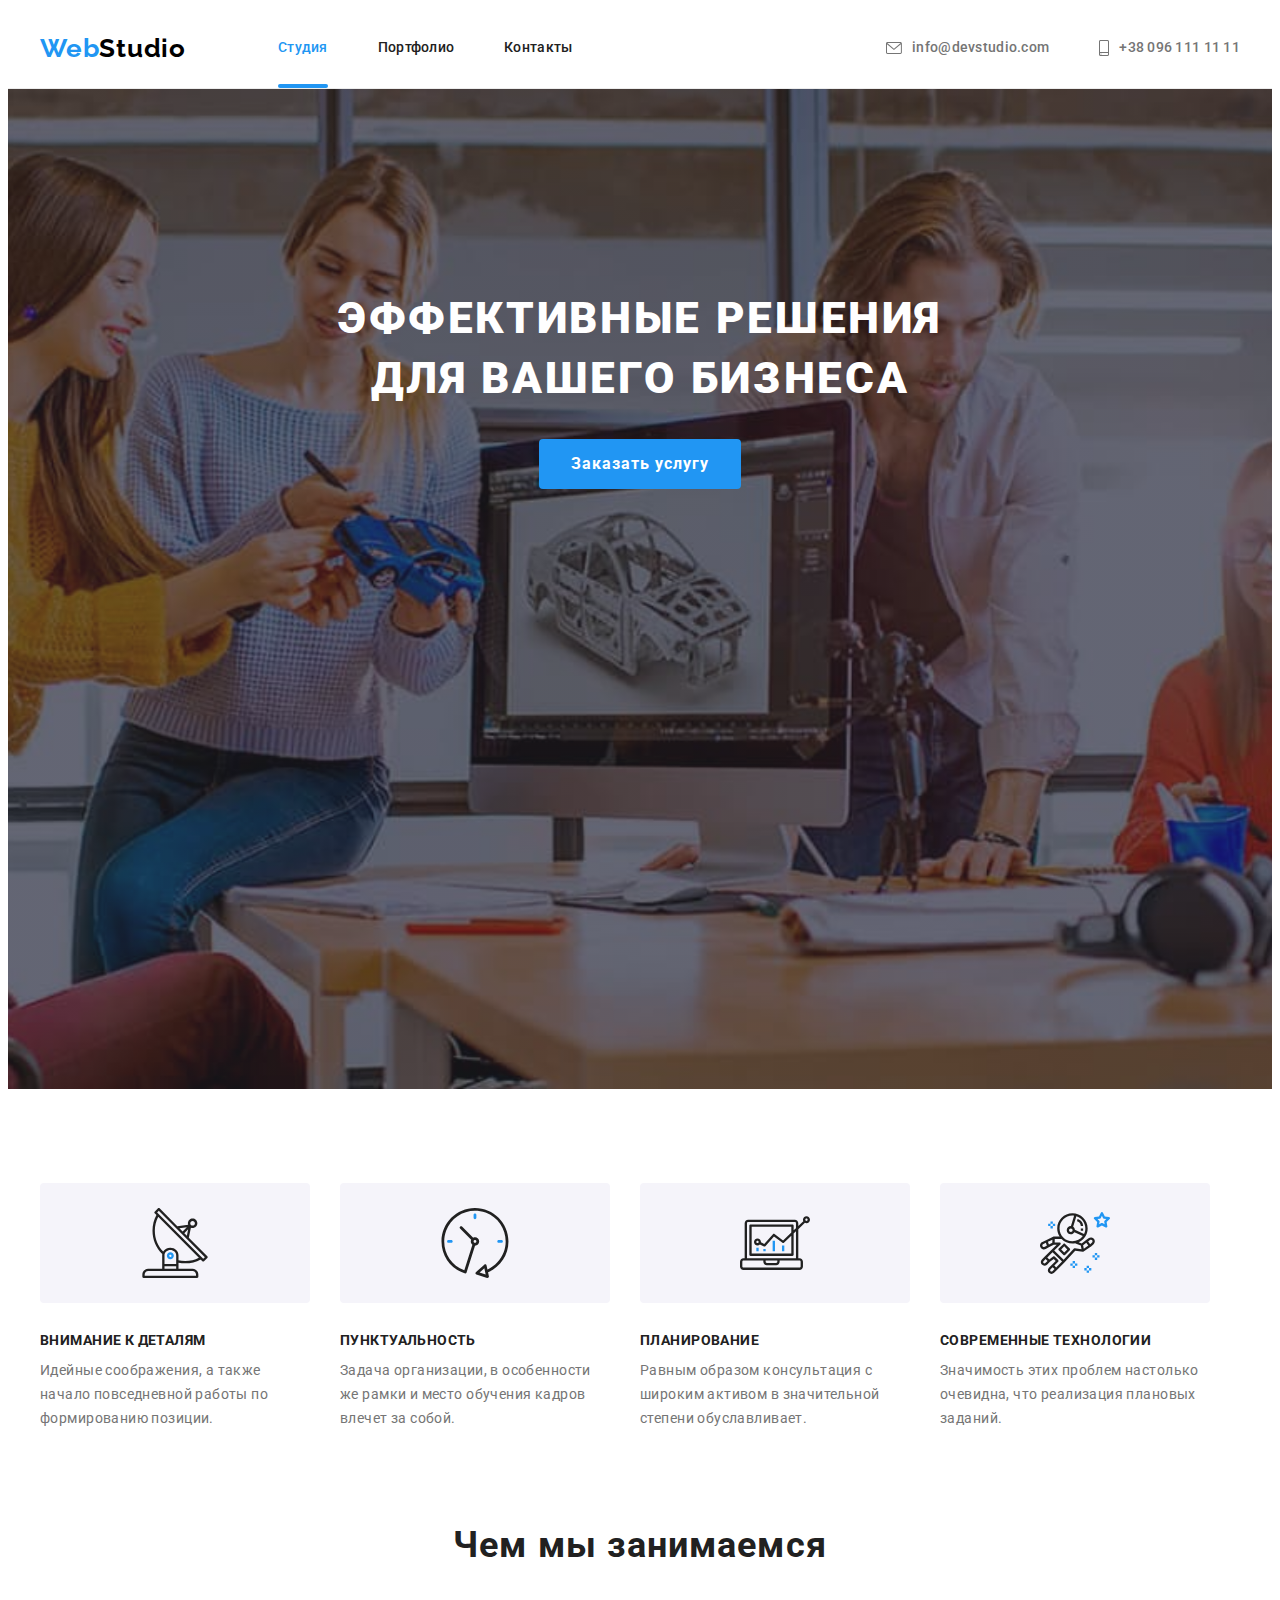
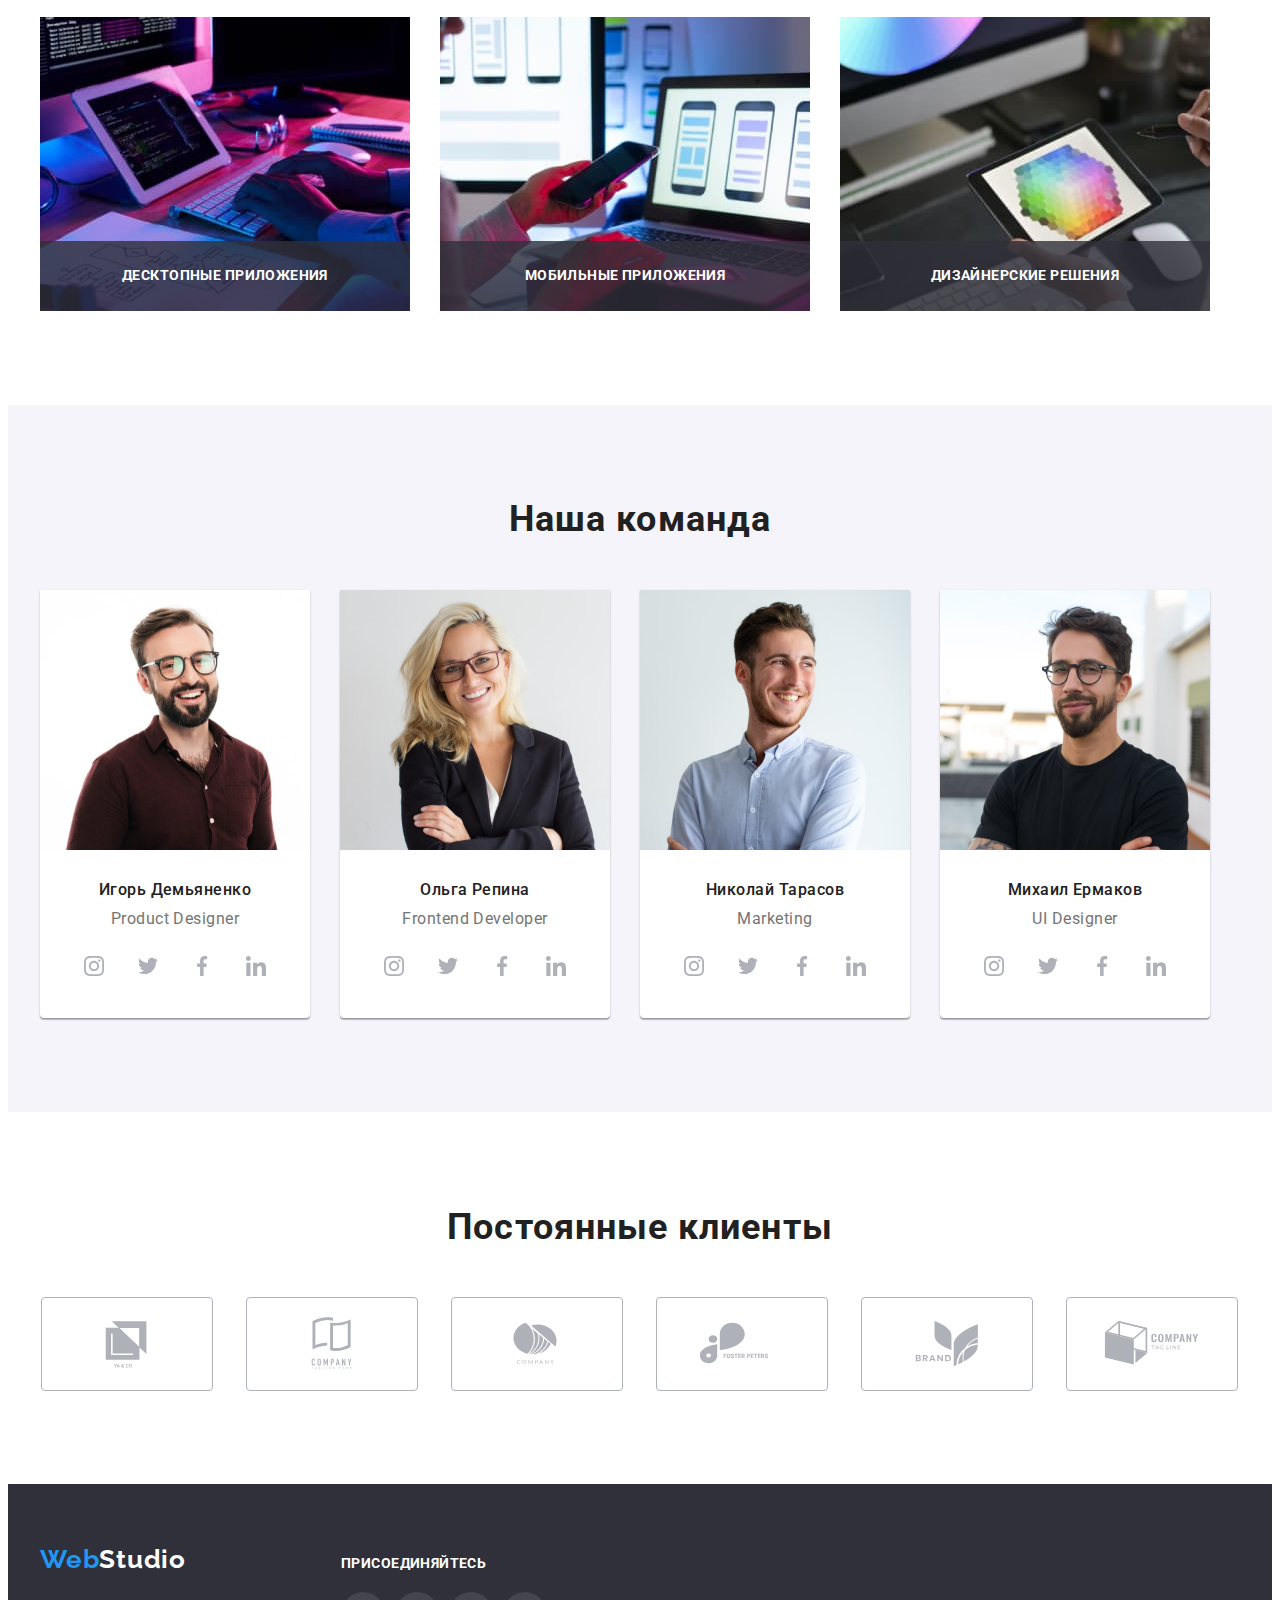
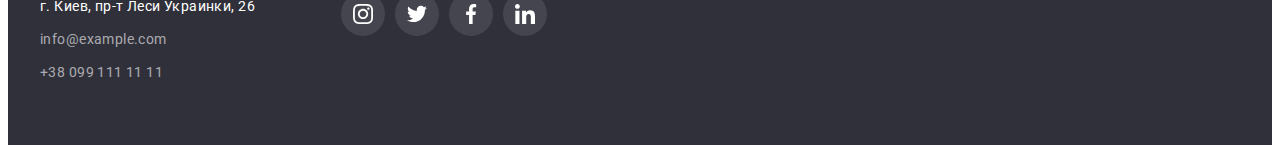
<file: index.html>
<!DOCTYPE html>
<html lang="ru">
  <head>
    <meta charset="UTF-8" />
    <meta http-equiv="X-UA-Compatible" content="IE=edge" />
    <meta name="viewport" content="width=device-width, initial-scale=1.0" />
    <title>WebStudio</title>
    <link rel="preconnect" href="https://fonts.googleapis.com" />
    <link rel="preconnect" href="https://fonts.gstatic.com" crossorigin />
    <link
      href="https://fonts.googleapis.com/css2?family=Raleway:wght@700&family=Roboto:wght@400;500;700;900&display=swap"
      rel="stylesheet"
    />
    <link
      rel="stylesheet"
      href="https://cdnjs.cloudflare.com/ajax/libs/modern-normalize/1.1.0/modern-normalize.min.css"
      integrity="sha512-wpPYUAdjBVSE4KJnH1VR1HeZfpl1ub8YT/NKx4PuQ5NmX2tKuGu6U/JRp5y+Y8XG2tV+wKQpNHVUX03MfMFn9Q=="
      crossorigin="anonymous"
      referrerpolicy="no-referrer"
    />
    <link rel="stylesheet" href="./css/styles.css" />
  </head>
  <body>
    <!-- Шапка сайта -->
    <header class="header">
      <div class="container">
        <nav class="header-nav">
          <a class="link header-nav-logo" href="./index.html" lang="en"
            >Web<span class="header-logo-black">Studio</span></a
          >
          <ul class="header-nav-list">
            <li class="header-nav-item">
              <a class="link header-nav-link current" href="./index.html">Студия</a>
            </li>
            <li class="header-nav-item">
              <a class="link header-nav-link" href="./portfolio.html">Портфолио</a>
            </li>
            <li class="header-nav-item"><a class="link header-nav-link" href="">Контакты</a></li>
          </ul>
        </nav>
        <ul class="header-contact-list">
          <li class="header-contact-item">
            <a class="link header-contact-mail" href="mailto:info@devstudio.com"
              ><svg class="mail-icon" width="16" height="12">
                <use href="images/icons.svg#envelope"></use>
              </svg>
              info@devstudio.com
            </a>
          </li>
          <li class="header-contact-item">
            <a class="link header-contact-tel" href="tel:+380961111111">
              <svg class="tel-icon" width="10" height="16">
                <use href="images/icons.svg#smartphone"></use>
              </svg>
              +38 096 111 11 11
            </a>
          </li>
        </ul>
      </div>
    </header>
    <main>
      <!-- Герой -->
      <section class="hero overlay">
        <div class="container">
          <h1 class="hero-title">Эффективные решения для вашего бизнеса</h1>
          <button class="hero-btn" type="button" data-modal-open>Заказать услугу</button>
        </div>
      </section>
      <!-- Преимущества -->
      <section class="section">
        <div class="container">
          <h2 class="visually-hidden">Преимущества компании</h2>
          <ul class="benefits-list">
            <li class="benefits-item">
              <div class="icon-container">
                <svg class="benefits-icon" width="70" height="70">
                  <use href="./images/icons.svg#antenna"></use>
                </svg>
              </div>
              <h3 class="benefits-subtitle">Внимание к деталям</h3>
              <p class="benefits-desc">
                Идейные соображения, а также начало повседневной работы по формированию позиции.
              </p>
            </li>
            <li class="benefits-item">
              <div class="icon-container">
                <svg class="benefits-icon" width="70" height="70">
                  <use href="./images/icons.svg#clock"></use>
                </svg>
              </div>
              <h3 class="benefits-subtitle">Пунктуальность</h3>
              <p class="benefits-desc">
                Задача организации, в особенности же рамки и место обучения кадров влечет за собой.
              </p>
            </li>
            <li class="benefits-item">
              <div class="icon-container">
                <svg class="benefits-icon" width="70" height="70">
                  <use href="./images/icons.svg#diagram"></use>
                </svg>
              </div>
              <h3 class="benefits-subtitle">Планирование</h3>
              <p class="benefits-desc">
                Равным образом консультация с широким активом в значительной степени обуславливает.
              </p>
            </li>
            <li class="benefits-item">
              <div class="icon-container">
                <svg class="benefits-icon" width="70" height="70">
                  <use href="./images/icons.svg#astronaut"></use>
                </svg>
              </div>
              <h3 class="benefits-subtitle">Современные технологии</h3>
              <p class="benefits-desc">
                Значимость этих проблем настолько очевидна, что реализация плановых заданий.
              </p>
            </li>
          </ul>
        </div>
      </section>
      <!-- Рабочие процессы -->
      <section class="section process">
        <div class="container">
          <h2 class="process-title">Чем мы занимаемся</h2>
          <ul class="process-list">
            <li class="process-item">
              <img
                src="./images/what-we-do-img-1.jpg"
                alt="сотрудник печатает текст"
                width="370"
                height="294"
              />
              <h3 class="process-item-title">Десктопные приложения</h3>
            </li>
            <li class="process-item">
              <img
                src="./images/what-we-do-img-2.jpg"
                alt="сотрудник выбирает макет"
                width="370"
                height="294"
              />
              <h3 class="process-item-title">Мобильные приложения</h3>
            </li>
            <li class="process-item">
              <img
                src="./images/what-we-do-img-3.jpg"
                alt="сотрудник выбирает цвет"
                width="370"
                height="294"
              />
              <h3 class="process-item-title">Дизайнерские решения</h3>
            </li>
          </ul>
        </div>
      </section>
      <!-- Команда -->
      <section class="section team">
        <div class="container">
          <h2 class="team-title">Наша команда</h2>
          <ul class="team-list">
            <li class="team-item">
              <img
                src="./images/our-team-img-1.jpg"
                alt="Игорь Демьяненко"
                width="270"
                height="260"
              />
              <div class="team-text-container">
                <h3 class="team-name">Игорь Демьяненко</h3>
                <p class="team-position" lang="en">Product Designer</p>
                <ul class="social-team-list">
                  <li class="social-team-item">
                    <a class="link social-team-link" href="">
                      <svg class="social-team-icon" width="20" height="20">
                        <use href="./images/icons.svg#instagram"></use>
                      </svg>
                    </a>
                  </li>
                  <li class="social-team-item">
                    <a class="link social-team-link" href="">
                      <svg class="social-team-icon" width="20" height="20">
                        <use href="./images/icons.svg#twitter"></use>
                      </svg>
                    </a>
                  </li>
                  <li class="social-team-item">
                    <a class="link social-team-link" href="">
                      <svg class="social-team-icon" width="20" height="20">
                        <use href="./images/icons.svg#facebook"></use>
                      </svg>
                    </a>
                  </li>
                  <li class="social-team-item">
                    <a class="link social-team-link" href="">
                      <svg class="social-team-icon" width="20" height="20">
                        <use href="./images/icons.svg#linkedin"></use>
                      </svg>
                    </a>
                  </li>
                </ul>
              </div>
            </li>
            <li class="team-item">
              <img src="./images/our-team-img-2.jpg" alt="Ольга Репина" width="270" height="260" />
              <div class="team-text-container">
                <h3 class="team-name">Ольга Репина</h3>
                <p class="team-position" lang="en">Frontend Developer</p>
                <ul class="social-team-list">
                  <li class="social-team-item">
                    <a class="link social-team-link" href="">
                      <svg class="social-team-icon" width="20" height="20">
                        <use href="./images/icons.svg#instagram"></use>
                      </svg>
                    </a>
                  </li>
                  <li class="social-team-item">
                    <a class="link social-team-link" href="">
                      <svg class="social-team-icon" width="20" height="20">
                        <use href="./images/icons.svg#twitter"></use>
                      </svg>
                    </a>
                  </li>
                  <li class="social-team-item">
                    <a class="link social-team-link" href="">
                      <svg class="social-team-icon" width="20" height="20">
                        <use href="./images/icons.svg#facebook"></use>
                      </svg>
                    </a>
                  </li>
                  <li class="social-team-item">
                    <a class="link social-team-link" href="">
                      <svg class="social-team-icon" width="20" height="20">
                        <use href="./images/icons.svg#linkedin"></use>
                      </svg>
                    </a>
                  </li>
                </ul>
              </div>
            </li>
            <li class="team-item">
              <img
                src="./images/our-team-img-3.jpg"
                alt="Николай Тарасов"
                width="270"
                height="260"
              />
              <div class="team-text-container">
                <h3 class="team-name">Николай Тарасов</h3>
                <p class="team-position" lang="en">Marketing</p>
                <ul class="social-team-list">
                  <li class="social-team-item">
                    <a class="link social-team-link" href="">
                      <svg class="social-team-icon" width="20" height="20">
                        <use href="./images/icons.svg#instagram"></use>
                      </svg>
                    </a>
                  </li>
                  <li class="social-team-item">
                    <a class="link social-team-link" href="">
                      <svg class="social-team-icon" width="20" height="20">
                        <use href="./images/icons.svg#twitter"></use>
                      </svg>
                    </a>
                  </li>
                  <li class="social-team-item">
                    <a class="link social-team-link" href="">
                      <svg class="social-team-icon" width="20" height="20">
                        <use href="./images/icons.svg#facebook"></use>
                      </svg>
                    </a>
                  </li>
                  <li class="social-team-item">
                    <a class="link social-team-link" href="">
                      <svg class="social-team-icon" width="20" height="20">
                        <use href="./images/icons.svg#linkedin"></use>
                      </svg>
                    </a>
                  </li>
                </ul>
              </div>
            </li>
            <li class="team-item">
              <img
                src="./images/our-team-img-4.jpg"
                alt="Михаил Ермаков"
                width="270"
                height="260"
              />
              <div class="team-text-container">
                <h3 class="team-name">Михаил Ермаков</h3>
                <p class="team-position" lang="en">UI Designer</p>
                <ul class="social-team-list">
                  <li class="social-team-item">
                    <a class="link social-team-link" href="">
                      <svg class="social-team-icon" width="20" height="20">
                        <use href="./images/icons.svg#instagram"></use>
                      </svg>
                    </a>
                  </li>
                  <li class="social-team-item">
                    <a class="link social-team-link" href="">
                      <svg class="social-team-icon" width="20" height="20">
                        <use href="./images/icons.svg#twitter"></use>
                      </svg>
                    </a>
                  </li>
                  <li class="social-team-item">
                    <a class="link social-team-link" href="">
                      <svg class="social-team-icon" width="20" height="20">
                        <use href="./images/icons.svg#facebook"></use>
                      </svg>
                    </a>
                  </li>
                  <li class="social-team-item">
                    <a class="link social-team-link" href="">
                      <svg class="social-team-icon" width="20" height="20">
                        <use href="./images/icons.svg#linkedin"></use>
                      </svg>
                    </a>
                  </li>
                </ul>
              </div>
            </li>
          </ul>
        </div>
      </section>
      <!-- Клиенты -->
      <section class="section">
        <div class="container">
          <h2 class="clients-title">Постоянные клиенты</h2>
          <ul class="clients-list">
            <li class="clients-item">
              <a class="link clients-link" href="">
                <svg class="clients-icon" width="106" height="60">
                  <use href="images/icons.svg#logo-1"></use>
                </svg>
              </a>
            </li>
            <li class="clients-item">
              <a class="link clients-link" href="">
                <svg class="clients-icon" width="106" height="60">
                  <use href="images/icons.svg#logo-2"></use>
                </svg>
              </a>
            </li>
            <li class="clients-item">
              <a class="link clients-link" href="">
                <svg class="clients-icon" width="106" height="60">
                  <use href="images/icons.svg#logo-3"></use>
                </svg>
              </a>
            </li>
            <li class="clients-item">
              <a class="link clients-link" href="">
                <svg class="clients-icon" width="106" height="60">
                  <use href="images/icons.svg#logo-4"></use>
                </svg>
              </a>
            </li>
            <li class="clients-item">
              <a class="link clients-link" href="">
                <svg class="clients-icon" width="106" height="60">
                  <use href="images/icons.svg#logo-5"></use>
                </svg>
              </a>
            </li>
            <li class="clients-item">
              <a class="link clients-link" href="">
                <svg class="clients-icon" width="106" height="60">
                  <use href="images/icons.svg#logo-6"></use>
                </svg>
              </a>
            </li>
          </ul>
        </div>
      </section>
    </main>
    <!-- Подвал сайта -->
    <footer class="footer">
      <div class="container footer-container">
        <div class="container-address">
          <a class="link footer-logo" href="./index.html"
            >Web<span class="footer-logo-white">Studio</span></a
          >
          <address class="footer-address">
            <ul class="footer-address-list">
              <li class="footer-address-item">
                <a
                  class="link footer-address-link"
                  href="https://goo.gl/maps/jaHoriXnF1rFuWEq5"
                  target="_blank"
                  rel="noopener noreferrer"
                >
                  г. Киев, пр-т Леси Украинки, 26
                </a>
              </li>
              <li class="footer-address-item">
                <a class="link footer-address-mail" href="mailto:info@example.com"
                  >info@example.com</a
                >
              </li>
              <li class="footer-address-item">
                <a class="link footer-address-tel" href="tel:+380991111111">+38 099 111 11 11</a>
              </li>
            </ul>
          </address>
        </div>
        <div class="container-social">
          <p class="social-text">присоединяйтесь</p>
          <ul class="social-list">
            <li class="social-item">
              <a class="link social-link" href="">
                <svg class="social-icon" width="20" height="20">
                  <use href="./images/icons.svg#instagram"></use>
                </svg>
              </a>
            </li>
            <li class="social-item">
              <a class="link social-link" href="">
                <svg class="social-icon" width="20" height="20">
                  <use href="./images/icons.svg#twitter"></use>
                </svg>
              </a>
            </li>
            <li class="social-item">
              <a class="link social-link" href="">
                <svg class="social-icon" width="20" height="20">
                  <use href="./images/icons.svg#facebook"></use>
                </svg>
              </a>
            </li>
            <li class="social-item">
              <a class="link social-link" href="">
                <svg class="social-icon" width="20" height="20">
                  <use href="./images/icons.svg#linkedin"></use>
                </svg>
              </a>
            </li>
          </ul>
        </div>
      </div>
    </footer>
    <div class="backdrop is-hidden" data-modal>
      <div class="modal">
        <button class="close-button" type="button" data-modal-close>
          <svg class="close-icon" width="11" height="11">
            <use href="images/icons.svg#close"></use>
          </svg>
        </button>
      </div>
    </div>
    <script src="./js/modal.js"></script>
  </body>
</html>
</file>
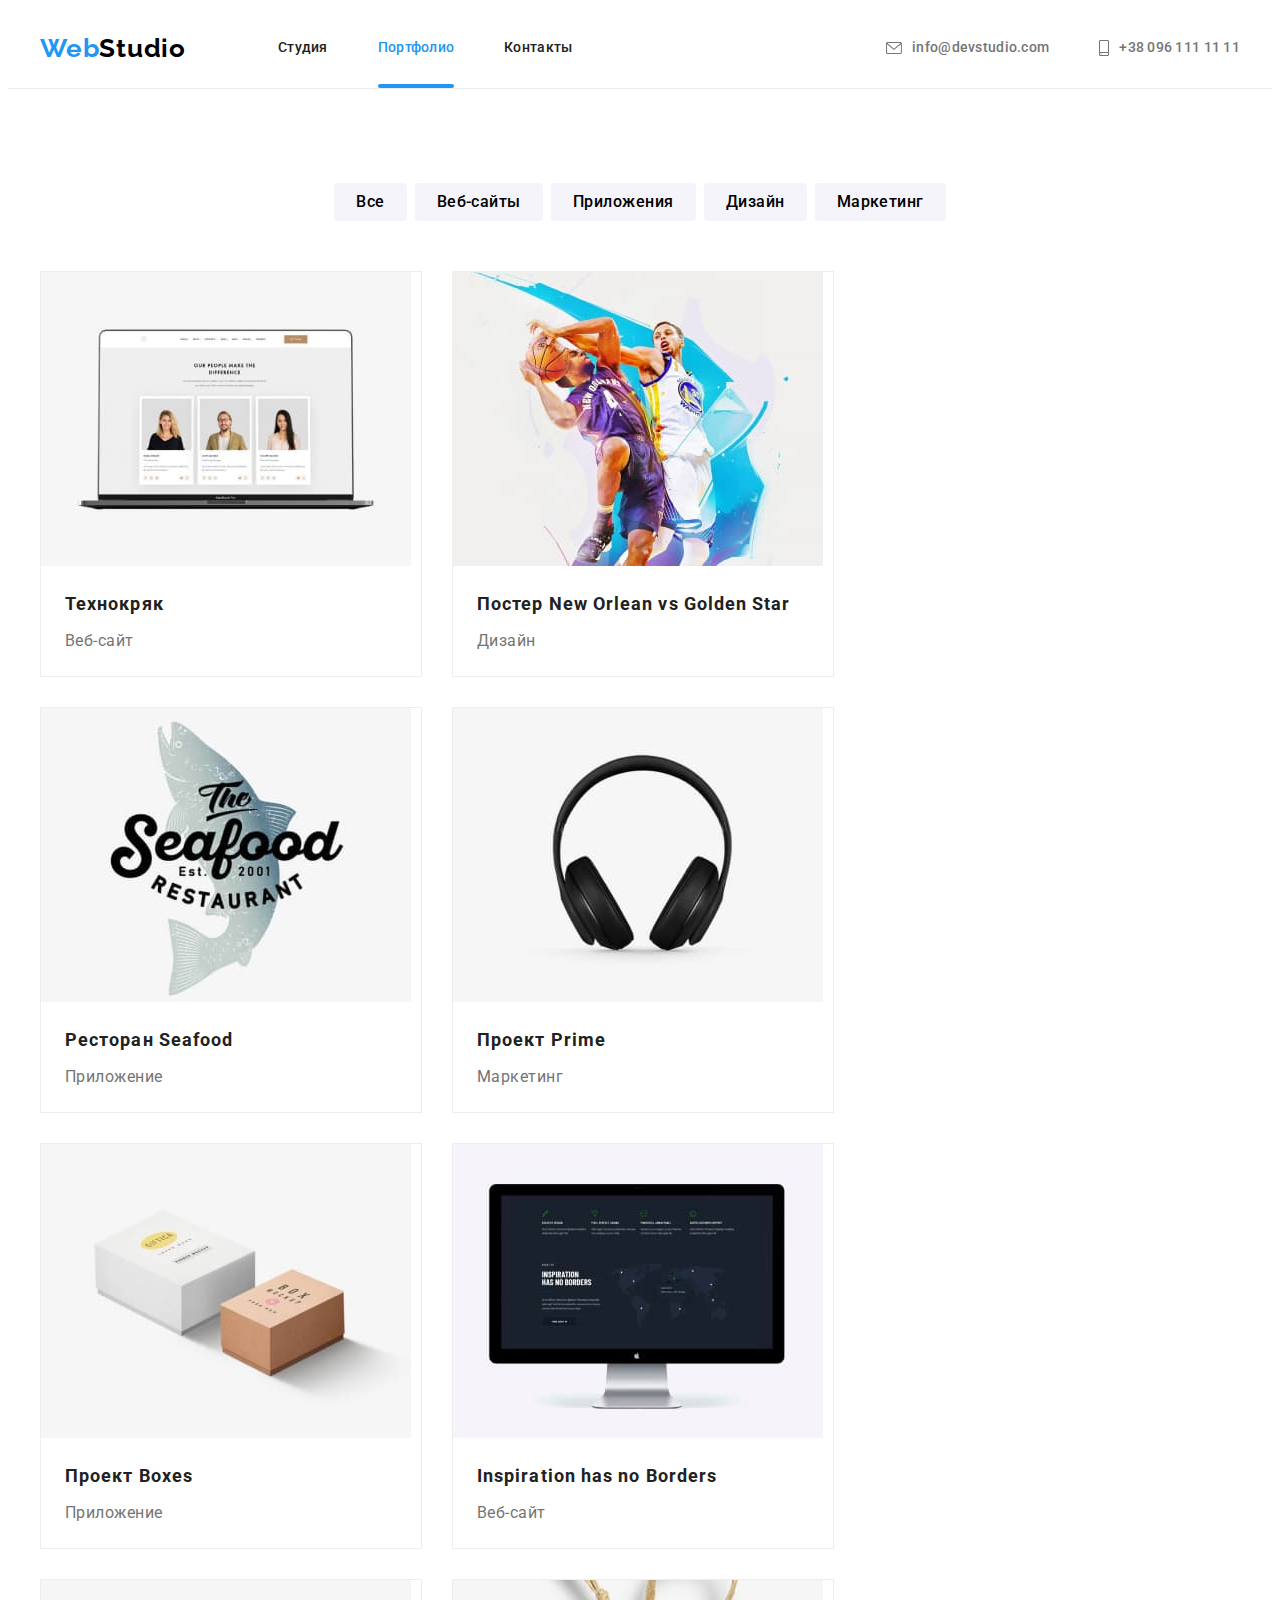
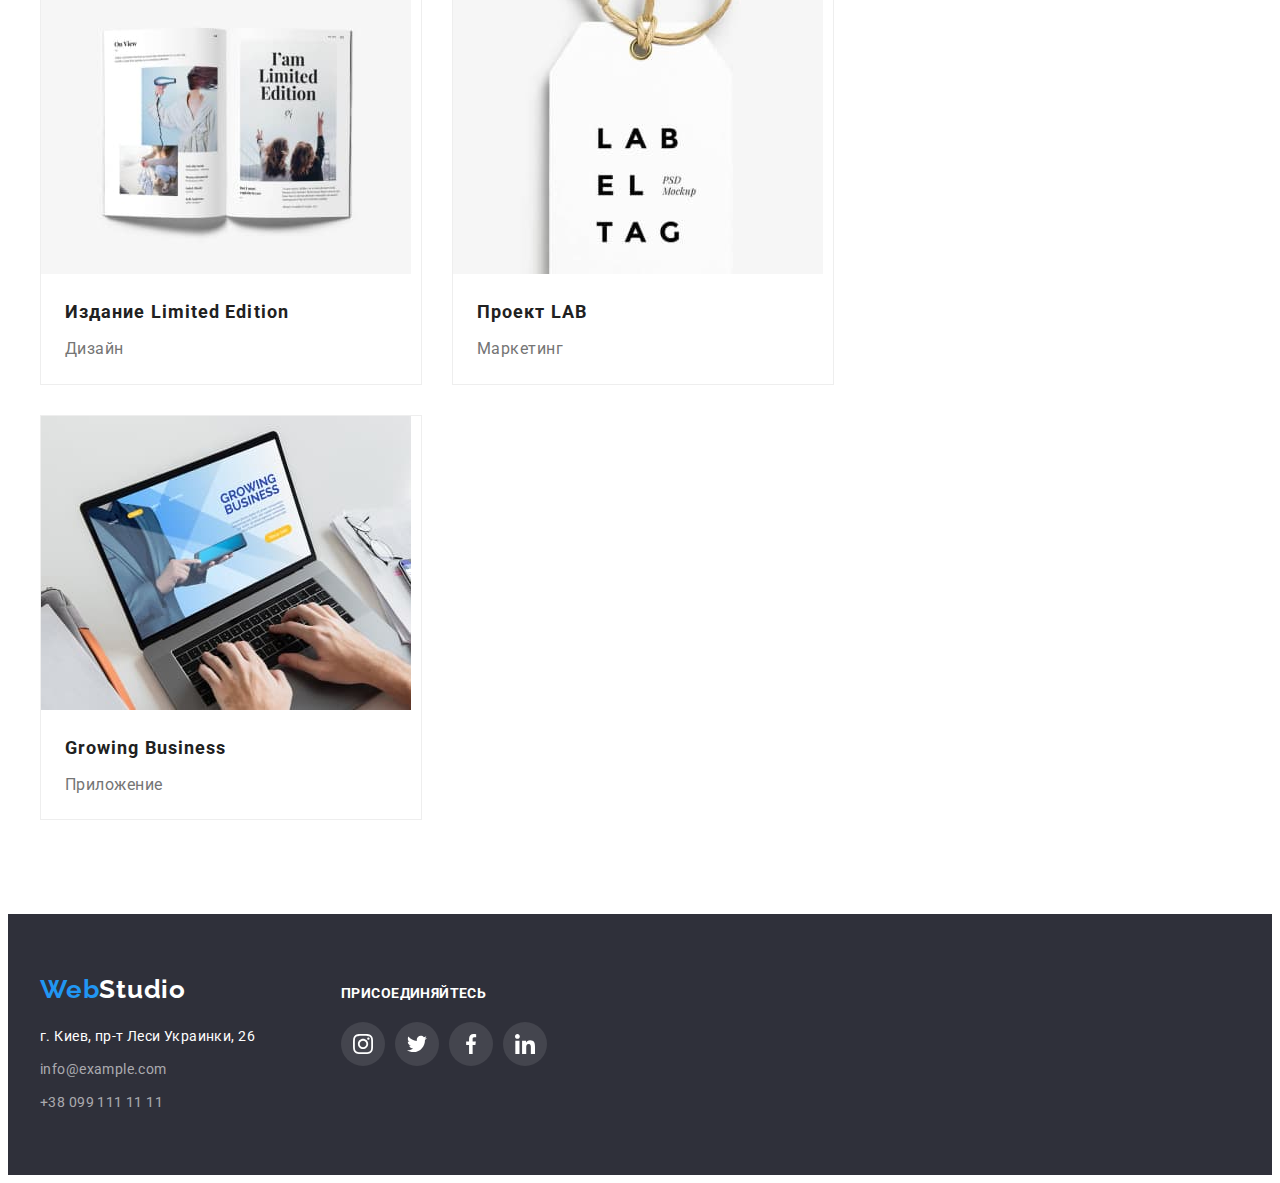
<file: portfolio.html>
<!DOCTYPE html>
<html lang="ru">
  <head>
    <meta charset="UTF-8" />
    <meta http-equiv="X-UA-Compatible" content="IE=edge" />
    <meta name="viewport" content="width=device-width, initial-scale=1.0" />
    <title>Портфолио</title>
    <link rel="preconnect" href="https://fonts.googleapis.com" />
    <link rel="preconnect" href="https://fonts.gstatic.com" crossorigin />
    <link
      href="https://fonts.googleapis.com/css2?family=Raleway:wght@700&family=Roboto:wght@400;500;700;900&display=swap"
      rel="stylesheet"
    />
    <link
      rel="stylesheet"
      href="https://cdnjs.cloudflare.com/ajax/libs/modern-normalize/1.1.0/modern-normalize.min.css"
      integrity="sha512-wpPYUAdjBVSE4KJnH1VR1HeZfpl1ub8YT/NKx4PuQ5NmX2tKuGu6U/JRp5y+Y8XG2tV+wKQpNHVUX03MfMFn9Q=="
      crossorigin="anonymous"
      referrerpolicy="no-referrer"
    />
    <link rel="stylesheet" href="./css/styles.css" />
  </head>
  <body>
    <!-- Шапка сайта -->
    <header class="header">
      <div class="container">
        <nav class="header-nav">
          <a class="link header-nav-logo" href="./index.html" lang="en"
            >Web<span class="header-logo-black">Studio</span></a
          >
          <ul class="header-nav-list">
            <li class="header-nav-item">
              <a class="link header-nav-link" href="./index.html">Студия</a>
            </li>
            <li class="header-nav-item">
              <a class="link header-nav-link current" href="./portfolio.html">Портфолио</a>
            </li>
            <li class="header-nav-item"><a class="link header-nav-link" href="">Контакты</a></li>
          </ul>
        </nav>
        <ul class="header-contact-list">
          <li class="header-contact-item">
            <a class="link header-contact-mail" href="mailto:info@devstudio.com"
              ><svg class="mail-icon" width="16" height="12">
                <use href="images/icons.svg#envelope"></use>
              </svg>
              info@devstudio.com
            </a>
          </li>
          <li class="header-contact-item">
            <a class="link header-contact-tel" href="tel:+380961111111">
              <svg class="tel-icon" width="10" height="16">
                <use href="images/icons.svg#smartphone"></use>
              </svg>
              +38 096 111 11 11
            </a>
          </li>
        </ul>
      </div>
    </header>
    <main>
      <!-- Работы -->
      <section class="section">
        <div class="container">
          <h1 class="visually-hidden">Наши работы</h1>
          <ul class="filter">
            <li class="filter-item"><button class="filter-btn" type="button">Все</button></li>
            <li class="filter-item">
              <button class="filter-btn" type="button">Веб-сайты</button>
            </li>
            <li class="filter-item">
              <button class="filter-btn" type="button">Приложения</button>
            </li>
            <li class="filter-item">
              <button class="filter-btn" type="button">Дизайн</button>
            </li>
            <li class="filter-item">
              <button class="filter-btn" type="button">Маркетинг</button>
            </li>
          </ul>
          <ul class="gallery">
            <li class="gallery-item">
              <a class="link gallery-link" href="">
                <div class="gallery-img-thumb">
                  <img
                    src="./images/our-works-img-1.jpg"
                    alt="На ноутбуке открыт вебсайт"
                    width="370"
                    height="294"
                  />
                  <div class="desc-is-hidden">
                    <p class="gallery-desc-overlay">
                      Технокряк это современная площадка распространения коронавируса. Компании
                      используют эту платформу для цифрового шпионажа и атак на защищённые сервера
                      конкурентов.
                    </p>
                  </div>
                </div>

                <div class="gallery-text-container">
                  <h2 class="gallery-title">Технокряк</h2>
                  <p class="gallery-desc">Веб-сайт</p>
                </div>
              </a>
            </li>
            <li class="gallery-item">
              <a class="link gallery-link" href="">
                <div class="gallery-img-thumb">
                  <img
                    src="./images/our-works-img-2.jpg"
                    alt="Два баскетболиста с мячом"
                    width="370"
                    height="294"
                  />
                  <div class="desc-is-hidden">
                    <p class="gallery-desc-overlay"></p>
                  </div>
                </div>
                <div class="gallery-text-container">
                  <h2 class="gallery-title">
                    Постер <span lang="en">New Orlean vs Golden Star</span>
                  </h2>
                  <p class="gallery-desc">Дизайн</p>
                </div>
              </a>
            </li>
            <li class="gallery-item">
              <a class="link gallery-link" href="">
                <div class="gallery-img-thumb">
                  <img
                    src="./images/our-works-img-3.jpg"
                    alt="Логотип ресторана"
                    width="370"
                    height="294"
                  />
                  <div class="desc-is-hidden">
                    <p class="gallery-desc-overlay"></p>
                  </div>
                </div>
                <div class="gallery-text-container">
                  <h2 class="gallery-title">Ресторан <span lang="en">Seafood</span></h2>
                  <p class="gallery-desc">Приложение</p>
                </div>
              </a>
            </li>
            <li class="gallery-item">
              <a class="link gallery-link" href="">
                <div class="gallery-img-thumb">
                  <img src="./images/our-works-img-4.jpg" alt="Наушники" width="370" height="294" />
                  <div class="desc-is-hidden">
                    <p class="gallery-desc-overlay"></p>
                  </div>
                </div>
                <div class="gallery-text-container">
                  <h2 class="gallery-title">Проект <span lang="en">Prime</span></h2>
                  <p class="gallery-desc">Маркетинг</p>
                </div>
              </a>
            </li>
            <li class="gallery-item">
              <a class="link gallery-link" href="">
                <div class="gallery-img-thumb">
                  <img
                    src="./images/our-works-img-5.jpg"
                    alt="Две коробки"
                    width="370"
                    height="294"
                  />
                  <div class="desc-is-hidden">
                    <p class="gallery-desc-overlay"></p>
                  </div>
                </div>
                <div class="gallery-text-container">
                  <h2 class="gallery-title">Проект <span lang="en">Boxes</span></h2>
                  <p class="gallery-desc">Приложение</p>
                </div>
              </a>
            </li>
            <li class="gallery-item">
              <a class="link gallery-link" href="">
                <div class="gallery-img-thumb">
                  <img
                    src="./images/our-works-img-6.jpg"
                    alt="На компьютере открыт вебсайт"
                    width="370"
                    height="294"
                  />
                  <div class="desc-is-hidden">
                    <p class="gallery-desc-overlay"></p>
                  </div>
                </div>
                <div class="gallery-text-container">
                  <h2 class="gallery-title" lang="en">Inspiration has no Borders</h2>
                  <p class="gallery-desc">Веб-сайт</p>
                </div>
              </a>
            </li>
            <li class="gallery-item">
              <a class="link gallery-link" href="">
                <div class="gallery-img-thumb">
                  <img
                    src="./images/our-works-img-7.jpg"
                    alt="Открытый журнал"
                    width="370"
                    height="294"
                  />
                  <div class="desc-is-hidden">
                    <p class="gallery-desc-overlay"></p>
                  </div>
                </div>
                <div class="gallery-text-container">
                  <h2 class="gallery-title">Издание <span lang="en">Limited Edition</span></h2>
                  <p class="gallery-desc">Дизайн</p>
                </div>
              </a>
            </li>
            <li class="gallery-item">
              <a class="link gallery-link" href="">
                <div class="gallery-img-thumb">
                  <img
                    src="./images/our-works-img-8.jpg"
                    alt="Бирка с названием"
                    width="370"
                    height="294"
                  />
                  <div class="desc-is-hidden">
                    <p class="gallery-desc-overlay"></p>
                  </div>
                </div>
                <div class="gallery-text-container">
                  <h2 class="gallery-title">Проект <span lang="en">LAB</span></h2>
                  <p class="gallery-desc">Маркетинг</p>
                </div>
              </a>
            </li>
            <li class="gallery-item">
              <a class="link gallery-link" href="">
                <div class="gallery-img-thumb">
                  <img
                    src="./images/our-works-img-9.jpg"
                    alt="Человек печатает на ноутбуке"
                    width="370"
                    height="294"
                  />
                  <div class="desc-is-hidden">
                    <p class="gallery-desc-overlay"></p>
                  </div>
                </div>
                <div class="gallery-text-container">
                  <h2 class="gallery-title" lang="en">Growing Business</h2>
                  <p class="gallery-desc">Приложение</p>
                </div>
              </a>
            </li>
          </ul>
        </div>
      </section>
    </main>
    <!-- Подвал сайта -->
    <footer class="footer">
      <div class="container footer-container">
        <div class="container-address">
          <a class="link footer-logo" href="./index.html"
            >Web<span class="footer-logo-white">Studio</span></a
          >
          <address class="footer-address">
            <ul class="footer-address-list">
              <li class="footer-address-item">
                <a
                  class="link footer-address-link"
                  href="https://goo.gl/maps/jaHoriXnF1rFuWEq5"
                  target="_blank"
                  rel="noopener noreferrer"
                >
                  г. Киев, пр-т Леси Украинки, 26
                </a>
              </li>
              <li class="footer-address-item">
                <a class="link footer-address-mail" href="mailto:info@example.com"
                  >info@example.com</a
                >
              </li>
              <li class="footer-address-item">
                <a class="link footer-address-tel" href="tel:+380991111111">+38 099 111 11 11</a>
              </li>
            </ul>
          </address>
        </div>
        <div class="container-social">
          <p class="social-text">присоединяйтесь</p>
          <ul class="social-list">
            <li class="social-item">
              <a class="link social-link" href="">
                <svg class="social-icon" width="20" height="20">
                  <use href="./images/icons.svg#instagram"></use>
                </svg>
              </a>
            </li>
            <li class="social-item">
              <a class="link social-link" href="">
                <svg class="social-icon" width="20" height="20">
                  <use href="./images/icons.svg#twitter"></use>
                </svg>
              </a>
            </li>
            <li class="social-item">
              <a class="link social-link" href="">
                <svg class="social-icon" width="20" height="20">
                  <use href="./images/icons.svg#facebook"></use>
                </svg>
              </a>
            </li>
            <li class="social-item">
              <a class="link social-link" href="">
                <svg class="social-icon" width="20" height="20">
                  <use href="./images/icons.svg#linkedin"></use>
                </svg>
              </a>
            </li>
          </ul>
        </div>
      </div>
    </footer>
  </body>
</html>
</file>
<file: css/styles.css>
/* Глобальные свойства */

/* * {
  outline: 1px solid tomato;
} */

:root {
  --logo-color: #2196f3;
  --primary-white-color: #ffffff;
  --primary-title-color: #ffffff;
  --secondary-title-color: #212121;
  --primary-text-color: #212121;
  --secondary-text-color: #757575;
  --primary-background-color: #2f303a;
  --secondary-background-color: #f5f4fa;
  --accent-color: #2196f3;
  --gallery-item-margin: 30px;
}

body {
  color: var(--primary-text-color);

  font-family: Roboto, sans-serif;
}

h1,
h2,
h3,
h4,
h5,
h6,
p {
  margin: 0;
}

ul {
  list-style: none;
  margin: 0;
  padding: 0;
}

button {
  border: none;
  cursor: pointer;
}

img {
  display: block;
  max-width: 100%;
  height: auto;
}

.link {
  text-decoration: none;
}

.visually-hidden {
  position: absolute;
  width: 1px;
  height: 1px;
  margin: -1px;
  border: 0;
  padding: 0;

  white-space: nowrap;
  clip-path: inset(100%);
  clip: rect(0 0 0 0);
  overflow: hidden;
}

.section {
  padding-top: 94px;
  padding-bottom: 94px;

  background-color: var(--primary-white-color);
}

.container {
  width: 1200px;
  margin-right: auto;
  margin-left: auto;
  padding-right: 15px;
  padding-left: 15px;
}

/* Шапка сайта */
.header {
  border-bottom: 1px solid #ececec;
  background-color: var(--primary-white-color);
}

.header {
  /* padding-top: 24px;
  padding-bottom: 25px; */
  display: flex;
  justify-content: center;
  height: 80px;
}

.header > .container {
  display: flex;
}

.header-nav {
  display: flex;
}

.header-nav-list {
  display: flex;
  align-items: center;
}

.header-nav-item:not(:last-child) {
  margin-right: 50px;
}

.header-contact-list {
  display: flex;
  align-items: center;
  margin-left: auto;
}

.header-contact-item {
  display: inline-flex;
}

.header-contact-item:not(:last-child) {
  margin-right: 50px;
}

.header-nav-logo {
  display: flex;
  align-items: center;

  max-width: 145px;
  margin-right: 93px;

  color: var(--logo-color);

  font-family: Raleway, sans-serif;
  font-weight: 700;
  font-size: 26px;
  line-height: 1.19;
  letter-spacing: 0.03em;
}

.header-logo-black {
  color: #000000;
}

.header-nav-link {
  display: block;
  color: var(--primary-text-color);

  font-weight: 500;
  font-size: 14px;
  line-height: 1.14;
  letter-spacing: 0.02em;
}

.header-contact-mail,
.header-contact-tel {
  display: flex;
  justify-content: center;
  align-items: center;

  color: var(--secondary-text-color);

  font-weight: 500;
  font-size: 14px;
  line-height: 1.14;
  letter-spacing: 0.02em;
}

.header-nav-list .link,
.header-contact-list .link {
  transition: color 250ms cubic-bezier(0.4, 0, 0.2, 1);
}

.header-nav-list .link:hover,
.header-nav-list .link:focus,
.header-contact-list .link:hover,
.header-contact-list .link:focus {
  color: var(--accent-color);
}

.mail-icon,
.tel-icon {
  margin-right: 10px;
  fill: currentColor;
}

/* Обычно так не делается, обещали позже научить */
.current {
  position: relative;
  color: var(--accent-color);
}

.current::after {
  content: '';
  position: absolute;
  bottom: -32.5px;
  left: 0;
  width: 100%;
  height: 4px;
  background-color: var(--accent-color);
  border-radius: 2px;
  pointer-events: none;
}

/* Герой */
.hero {
  padding-top: 200px;
  padding-bottom: 200px;

  background-color: var(--primary-background-color);

  text-align: center;
}

.hero.overlay {
  max-width: 1600px;
  height: 600px;
  margin-right: auto;
  margin-left: auto;
  background-color: var(--primary-background-color);
  background-image: linear-gradient(rgba(47, 48, 58, 0.4), rgba(47, 48, 58, 0.4) 100%),
    url(../images/hero-backgorund.jpg);
  background-repeat: no-repeat;
  background-size: cover;
  background-position: center;
}

.hero-title {
  max-width: 696px;
  margin-left: auto;
  margin-right: auto;
  margin-bottom: 30px;

  color: var(--primary-title-color);

  font-weight: 900;
  font-size: 44px;
  line-height: 1.36;
  letter-spacing: 0.06em;
  text-transform: uppercase;
}

.hero-btn {
  display: inline-block;
  padding: 10px 32px;
  border-radius: 4px;

  color: var(--primary-white-color);
  background: var(--accent-color);

  font-family: inherit;
  font-size: 16px;
  font-weight: 700;
  line-height: 1.87;
  letter-spacing: 0.06em;

  transition: background-color 250ms cubic-bezier(0.4, 0, 0.2, 1);
}

.hero-btn:hover,
.hero-btn:focus {
  background-color: #188ce8;
}

/* Преимущества */
.benefits-list {
  display: flex;
}

.benefits-item {
  width: 270px;
}

.benefits-item:not(:last-child) {
  margin-right: 30px;
}

.icon-container {
  display: flex;
  justify-content: center;
  align-items: center;
  width: 270px;
  height: 120px;
  border-radius: 4px;
  margin-bottom: 30px;

  background-color: var(--secondary-background-color);
}

.benefits-subtitle {
  margin-bottom: 10px;

  font-size: 14px;
  line-height: 1.14;
  letter-spacing: 0.03em;
  text-transform: uppercase;
}

.benefits-desc {
  color: var(--secondary-text-color);

  font-size: 14px;
  line-height: 1.71;
  letter-spacing: 0.03em;
}

/* Рабочие процессы */

.process {
  padding-top: 0;
}

.process-list {
  display: flex;
}

.process-title {
  margin-bottom: 50px;

  font-size: 36px;
  line-height: 1.16;
  text-align: center;
  letter-spacing: 0.03em;
}

.process-item {
  position: relative;
}

.process-item-title {
  position: absolute;
  bottom: 0;
  height: 70px;
  width: 100%;

  display: flex;
  align-items: center;
  justify-content: center;

  font-size: 14px;
  line-height: 1.14;
  letter-spacing: 0.03em;
  text-transform: uppercase;

  background: rgba(47, 48, 58, 0.8);
  color: var(--primary-white-color);
}

.process-item:not(:nth-child(3n)) {
  margin-right: 30px;
}

/* Команда */
.team {
  background-color: var(--secondary-background-color);
}

.team-list {
  display: flex;
}

.team-title {
  margin-bottom: 50px;

  font-size: 36px;
  line-height: 1.16;
  text-align: center;
  letter-spacing: 0.03em;
}

.team-item {
  background-color: var(--primary-white-color);
  box-shadow: 0px 1px 3px rgba(0, 0, 0, 0.12), 0px 1px 1px rgba(0, 0, 0, 0.14),
    0px 2px 1px rgba(0, 0, 0, 0.2);
  border-radius: 0px 0px 4px 4px;
}

.team-item:not(:nth-child(4n)) {
  margin-right: 30px;
}

.team-text-container {
  padding-top: 30px;
  padding-bottom: 30px;
}

.team-name {
  margin-bottom: 10px;

  font-weight: 500;
  font-size: 16px;
  line-height: 1.19;
  text-align: center;
  letter-spacing: 0.03em;
}

.team-position {
  margin-bottom: 16px;

  color: var(--secondary-text-color);

  line-height: 19px;
  text-align: center;
  letter-spacing: 0.03em;
}

.social-team-list {
  display: flex;
  justify-content: center;
}

.social-team-item:not(:last-child) {
  margin-right: 10px;
}

.social-team-link {
  display: flex;
  justify-content: center;
  align-items: center;
  width: 44px;
  height: 44px;
  background-color: #ffffff;
  border-radius: 50%;
  color: #afb1b8;

  transition: background-color 250ms cubic-bezier(0.4, 0, 0.2, 1),
    color 250ms cubic-bezier(0.4, 0, 0.2, 1);
}

.social-team-icon {
  fill: currentColor;
}

.social-team-link:hover,
.social-team-link:focus {
  background-color: var(--accent-color);
  color: var(--primary-white-color);
}

/* Клиенты */

.clients-title {
  margin-bottom: 50px;

  font-size: 36px;
  line-height: 1.17;
  text-align: center;
  letter-spacing: 0.03em;
}

.clients-list {
  display: flex;
}

.clients-item {
  display: flex;
  justify-content: center;
  align-items: center;
  flex-basis: calc((100% - 150px) / 6);
  width: 170px;
  height: 92px;
}

.clients-item:not(:last-child) {
  margin-right: var(--gallery-item-margin);
}

.clients-link {
  width: 170px;
  height: 92px;
  display: flex;
  justify-content: center;
  align-items: center;
  border: 1px solid #afb1b8;
  border-radius: 4px;
  color: #afb1b8;

  transition: color 250ms cubic-bezier(0.4, 0, 0.2, 1), border 250ms cubic-bezier(0.4, 0, 0.2, 1);
}

.clients-icon {
  fill: currentColor;
}

.clients-link:hover,
.clients-link:focus {
  color: var(--accent-color);
  border: 1px solid var(--accent-color);
}

/* Портфолио - Работы */

.works {
  background-color: var(--primary-white-color);
}

.filter-btn {
  padding: 6px 22px;
  border-radius: 4px;

  background-color: var(--secondary-background-color);

  font-family: inherit;
  font-weight: 500;
  font-size: 16px;
  line-height: 1.62;
  text-align: center;
  letter-spacing: 0.03em;

  transition: background-color 250ms cubic-bezier(0.4, 0, 0.2, 1),
    color 250ms cubic-bezier(0.4, 0, 0.2, 1), box-shadow 250ms cubic-bezier(0.4, 0, 0.2, 1);
}

.filter-btn:active,
.filter-btn:hover,
.filter-btn:focus {
  color: var(--primary-white-color);
  background-color: var(--accent-color);
  box-shadow: 0px 3px 1px rgba(0, 0, 0, 0.1), 0px 1px 2px rgba(0, 0, 0, 0.08),
    0px 2px 2px rgba(0, 0, 0, 0.12);
}

.filter {
  display: flex;
  justify-content: center;
  margin-bottom: 50px;
}

.filter-item:not(:last-child) {
  margin-right: 8px;
}

.gallery-title {
  margin-bottom: 4px;

  color: var(--primary-text-color);

  font-size: 18px;
  line-height: 2;
  letter-spacing: 0.06em;
}

.gallery-desc {
  color: var(--secondary-text-color);

  line-height: 1.87;
  letter-spacing: 0.03em;
}

.gallery {
  display: flex;
  flex-wrap: wrap;
  margin-bottom: calc(-1 * var(--gallery-item-margin));
  margin-right: calc(-1 * var(--gallery-item-margin));
}

.gallery-item {
  flex-basis: calc(100% / 3 - var(--gallery-item-margin));
  margin-bottom: var(--gallery-item-margin);
  margin-right: var(--gallery-item-margin);
  border-top: 1px solid #eeeeee;
  border-right: 1px solid #eeeeee;
  border-bottom: 1px solid #eeeeee;
  border-left: 1px solid #eeeeee;
}

.gallery-link {
  display: block;

  transition: box-shadow 250ms cubic-bezier(0.4, 0, 0.2, 1);
}

.gallery-link:active,
.gallery-link:hover,
.gallery-link:focus {
  box-shadow: 0px 1px 1px rgba(0, 0, 0, 0.12), 0px 4px 4px rgba(0, 0, 0, 0.06),
    1px 4px 6px rgba(0, 0, 0, 0.16);
}

.gallery-text-container {
  padding-top: 20px;
  padding-right: 24px;
  padding-bottom: 20px;
  padding-left: 24px;
}

.gallery-img-thumb {
  position: relative;
  overflow: hidden;
}

.desc-is-hidden {
  position: absolute;
  bottom: 0;
  right: 0;
  width: 100%;
  height: 100%;

  transform: translateY(101%);
  transition: transform 250ms linear;

  background-color: rgba(33, 150, 243, 0.9);
}

.gallery-desc-overlay {
  position: absolute;
  top: 50%;
  left: 50%;
  transform: translate(-50%, -50%);

  display: inline-block;
  width: 322px;
  height: auto;

  font-size: 18px;
  line-height: 1.56;
  letter-spacing: 0.03em;

  color: var(--primary-white-color);
}

.gallery-link:hover .desc-is-hidden,
.gallery-link:focus .desc-is-hidden {
  transform: translateY(0%);
}

/* Подвал сайта */
.footer {
  padding-top: 60px;
  padding-bottom: 60px;

  background-color: var(--primary-background-color);
}

.footer-container {
  display: flex;
  align-items: baseline;
}

.container-address .link {
  display: block;
}

.footer-logo {
  margin-bottom: 20px;

  color: var(--logo-color);

  font-family: Raleway, sans-serif;
  font-weight: 700;
  font-size: 26px;
  line-height: 1.19;
  letter-spacing: 0.03em;
}

.footer-logo-white {
  color: var(--primary-white-color);
}

.footer-address {
  width: 231px;
}

.footer-address-item:not(:last-child) {
  margin-bottom: 9px;
}

.footer-address-link {
  color: var(--primary-white-color);

  font-style: normal;
  font-size: 14px;
  line-height: 1.71;
  letter-spacing: 0.03em;
}

.footer-address-mail,
.footer-address-tel {
  color: rgba(255, 255, 255, 0.6);

  font-style: normal;
  font-size: 14px;
  line-height: 1.71;
  letter-spacing: 0.03em;
}

.footer-address .link {
  transition: color 250ms cubic-bezier(0.4, 0, 0.2, 1);
}

.footer-address .link:hover,
.footer-address .link:focus {
  color: var(--accent-color);
}

.container-address {
  margin-right: 70px;
}

.social-text {
  margin-bottom: 20px;

  color: var(--primary-white-color);

  font-weight: bold;
  font-size: 14px;
  line-height: 1.14;
  letter-spacing: 0.03em;
  text-transform: uppercase;
}

.social-list {
  display: flex;
}

.social-item:not(:last-child) {
  margin-right: 10px;
}

.social-link {
  display: flex;
  justify-content: center;
  align-items: center;
  width: 44px;
  height: 44px;
  background-color: #44454e;
  border-radius: 50%;
  color: var(--primary-white-color);

  transition: background-color 250ms cubic-bezier(0.4, 0, 0.2, 1);
}

.social-icon {
  fill: currentColor;
}

.social-link:hover,
.social-link:focus {
  background-color: var(--accent-color);
}

/* Модальное окно */

.backdrop {
  position: fixed;
  top: 0;
  left: 0;

  width: 100%;
  height: 100%;

  background: rgba(0, 0, 0, 0.2);

  opacity: 1;
  visibility: visible;
  transition: opacity 500ms cubic-bezier(0.4, 0, 0.2, 1),
    visibility 500ms cubic-bezier(0.4, 0, 0.2, 1);
}

.backdrop.is-hidden {
  opacity: 0;
  pointer-events: none;
  visibility: hidden;
}

.backdrop.is-hidden .modal {
  transform: translate(-50%, -50%) scale(1.2);
}

.modal {
  position: absolute;
  top: 50%;
  left: 50%;

  min-width: 528px;
  min-height: 581px;

  background: var(--primary-title-color);
  box-shadow: 0px 1px 3px rgba(0, 0, 0, 0.12), 0px 1px 1px rgba(0, 0, 0, 0.14),
    0px 2px 1px rgba(0, 0, 0, 0.2);
  border-radius: 4px;

  transform: translate(-50%, -50%) scale(1);
  transition: transform 500ms cubic-bezier(0.4, 0, 0.2, 1);
}

.close-button {
  position: absolute;
  top: 8px;
  right: 8px;

  width: 30px;
  height: 30px;

  background: var(--primary-white-color);
  border: 1px solid rgba(0, 0, 0, 0.1);
  border-radius: 50%;
}

.close-icon {
  position: absolute;
  top: 50%;
  left: 50%;
  transform: translate(-50%, -50%);
}
</file>
